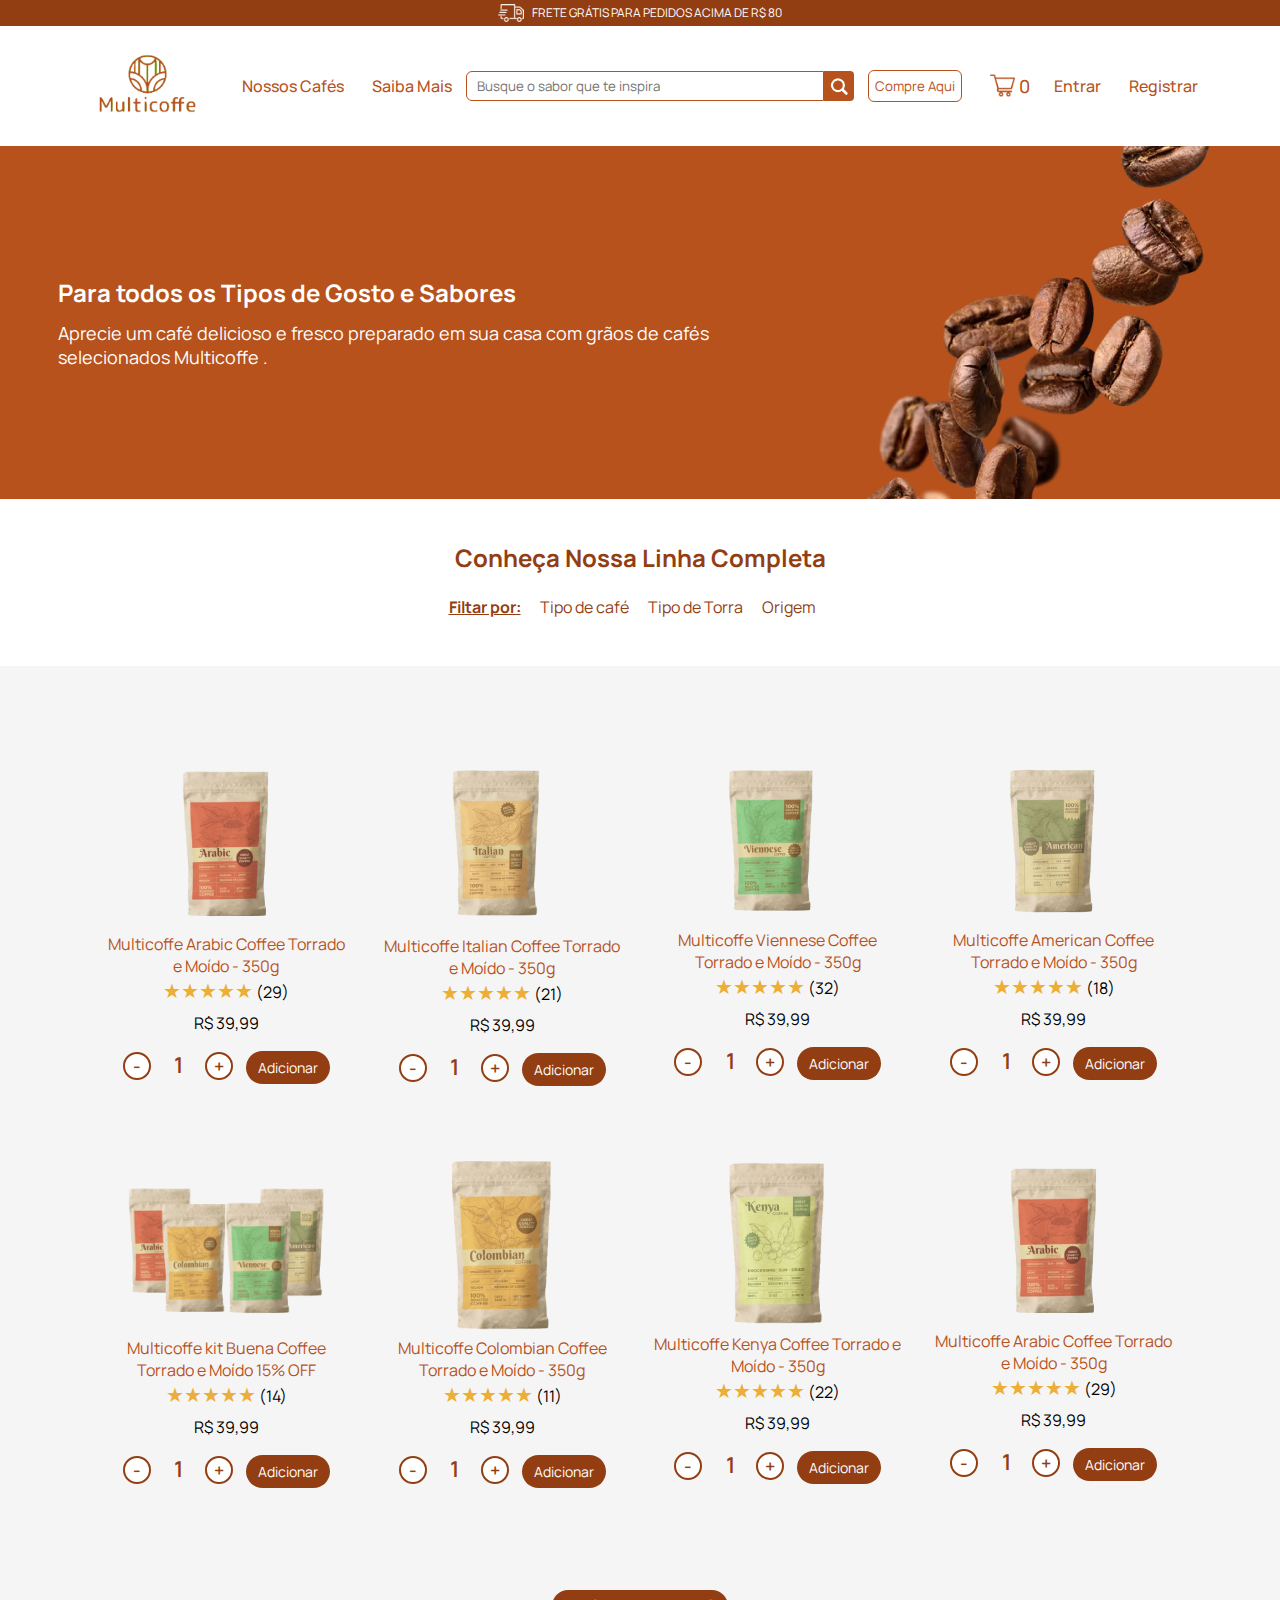
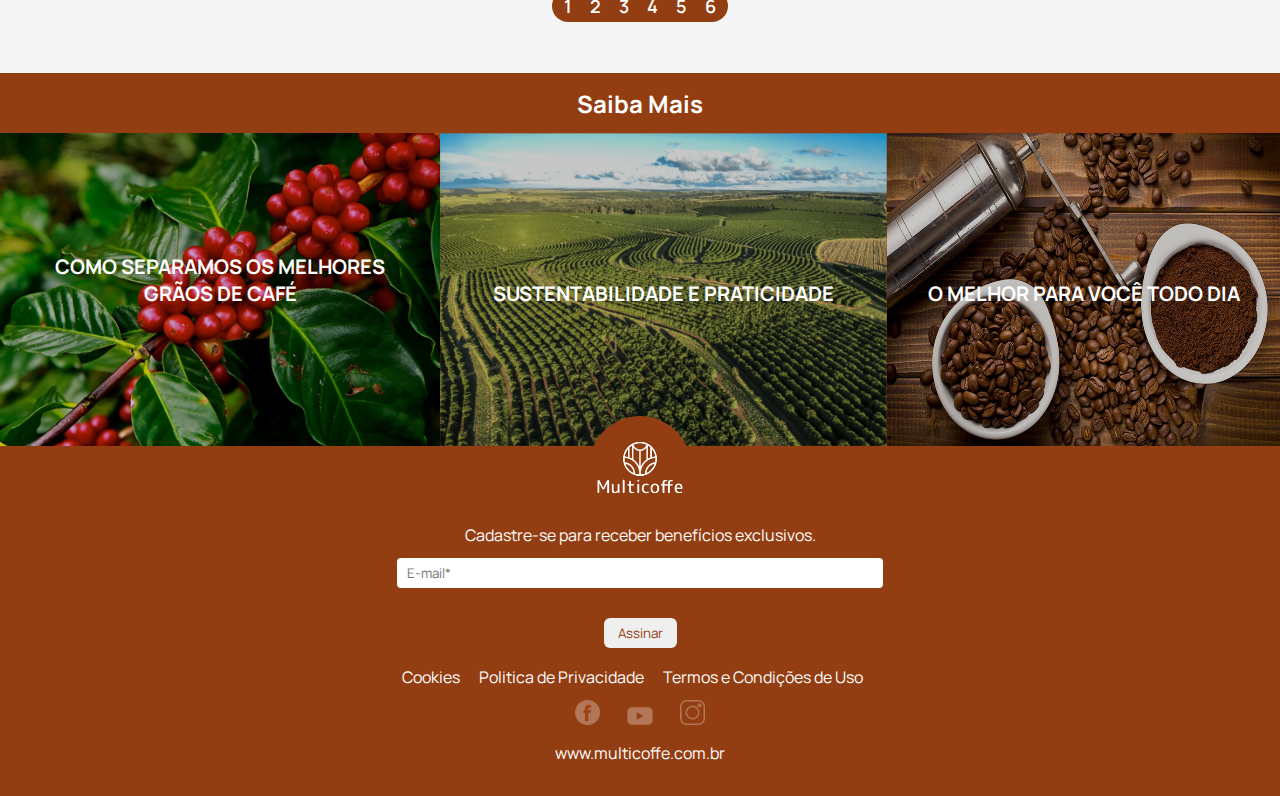
<file: index.html>
<!DOCTYPE html>
<html lang="en">
   <head>
      <meta charset="UTF-8" />
      <meta name="viewport" content="width=device-width, initial-scale=1.0" />
      <title>Document</title>
      <link rel="preconnect" href="https://fonts.googleapis.com" />
      <link rel="preconnect" href="https://fonts.gstatic.com" crossorigin />
      <link
         href="https://fonts.googleapis.com/css2?family=Manrope:wght@200..800&family=Maven+Pro:wght@400..900&family=Roboto:ital,wght@0,100;0,300;0,400;0,500;0,700;0,900;1,100;1,300;1,400;1,500;1,700;1,900&display=swap"
         rel="stylesheet"
         />
      <link rel="stylesheet" href="style.css" />
   </head>
   <body>
      <div id="item-carrinho-compra">
         <div>
            <img src="Imagens/coffee-American.png" alt="" />
         </div>
         <div>
            <span id="nome-produto-lista"></span>
            <span>preço</span>
         </div>
      </div>
      <div>
         <div id="div-cor-background">
            <form method="post">
               <div id="entrar-conta">
                  <img
                     id="fechar-form"
                     onclick="fecharForm()"
                     src="Imagens/x.png"
                     alt=""
                     />
                  <div>
                     <span id="text1-entrar">Entre com sua conta</span>
                     <input
                        class="input-form"
                        type="email"
                        name="email"
                        id="email-div-entrar"
                        placeholder="E-mail"
                        required
                        />
                     <input
                        type="password"
                        name="senha"
                        id="senha-div-entrar"
                        placeholder="Senha"
                        required
                        maxlength="12"
                        />
                     <label id="mostrar-senha">
                     <input
                        type="checkbox"
                        name="moostrar senha"
                        id="mostrar-senha-checkbox"
                        onclick="mostrarSenha()"
                        />Mostrar senha
                     </label>
                     <a href="#" id="esqueci-senha">Esqueci a senha</a>
                     <span id="registrar-conta"
                        >Não tenha uma conta? <a href="">Registre uma.</a></span
                        >
                     <button type="submit" onclick="btnEntrar(event)">Entrar</button>
                     <span id="senha-incorreta"></span>
                  </div>
               </div>
            </form>
         </div>
         <header>
            <div onmouseout="esconderLista()" class="info-frete">
               <img src="Imagens/caminhao_entrega.png" alt="caminhão de frete" />
               <p>FRETE GRÁTIS PARA PEDIDOS ACIMA DE R$ 80</p>
            </div>
            <nav class="nav-logo-pesquisa">
               <a href="#"
                  ><img
                  class="logo-nav"
                  src="Imagens/Logo-fundo-branco.png"
                  alt="logo"
                  /></a>
               <a href="#"
                  ><span
                  id="link-nossos-cafés"
                  class="links"
                  onmouseover="mostrarLista()"
                  >Nossos Cafés</span
                  ></a
                  >
               <a href="#"
                  ><span
                  id="link-saiba-mais"
                  onclick="saibaMaisScroll()"
                  class="links"
                  >Saiba Mais</span
                  ></a
                  >
               <input type="text" placeholder="Busque o sabor que te inspira" />
               <img id="lupa-nav" src="Imagens/lupa-icon.png" alt="lupa" />
               <button onclick="btnComprar()" type="button" class="btn-buy">
               Compre Aqui
               </button>
               <img
                  class="carrinho-nav"
                  src="Imagens/carrinho-de-compras.png"
                  alt="carriho de compras"
                  />
               <span id="qtd-carrinho">0</span>
               <a href="#"
                  ><span class="links" onclick="abrirForm()">Entrar</span></a
                  >
               <a href="#"><span class="links">Registrar</span></a>
            </nav>
         </header>
         <div class="nossos-cafes">
            <div class="sect-produtos">
               <div class="div-nossos-cafes" id="cafe">
                  <div>
                     <a href="#">
                     <img src="Imagens/coffee-Arabic.png" alt="café arabic" />
                     </a>
                  </div>
                  <div>
                     <a href="">
                     <span>Multicoffe Arabic Coffee Torrado e Moído - 350g</span>
                     </a>
                  </div>
               </div>
               <div class="div-nossos-cafes">
                  <div>
                     <a href="#">
                     <img src="Imagens/coffee-Italian.png" alt="café Italian" />
                     </a>
                  </div>
                  <div>
                     <a href="">
                     <span>Multicoffe Italian Coffee Torrado e Moído - 350g</span>
                     </a>
                  </div>
               </div>
               <div class="div-nossos-cafes">
                  <div>
                     <a href="#">
                     <img src="Imagens/coffee-Viennese.png" alt="café Viennese" />
                     </a>
                  </div>
                  <div>
                     <a href="">
                     <span>Multicoffe Viennese Coffee Torrado e Moído - 350g</span>
                     </a>
                  </div>
               </div>
               <div class="div-nossos-cafes">
                  <div>
                     <a href="#">
                     <img src="Imagens/coffee-American.png" alt="café American" />
                     </a>
                  </div>
                  <div>
                     <a href="">
                     <span>Multicoffe American Coffee Torrado e Moído - 350g</span>
                     </a>
                  </div>
               </div>
            </div>
         </div>
         <article>
            <section onmouseout="esconderLista()" class="sect-1-texto">
               <div class="h3-p">
                  <h3>Para todos os Tipos de Gosto e Sabores</h3>
                  <p>
                     Aprecie um café delicioso e fresco preparado em sua casa com grãos
                     de cafés selecionados Multicoffe .
                  </p>
               </div>
               <img
                  id="grãos-café"
                  src="Imagens/graos-de-cafe.png"
                  alt="grãos de café caindo"
                  />
            </section>
            <section class="sect-2-filtro">
               <h3>Conheça Nossa Linha Completa</h3>
               <div>
                  <ul>
                     <li id="Filtar-id"><strong>Filtar por:</strong></li>
                     <li>Tipo de café</li>
                     <li>Tipo de Torra</li>
                     <li>Origem</li>
                  </ul>
               </div>
            </section>
            <section class="sect-3-produtos">
               <div class="produtos">
                  <div>
                     <a href="#">
                     <img src="Imagens/coffee-Arabic.png" alt="café arabic" />
                     </a>
                  </div>
                  <div>
                     <a href="">
                     <span>Multicoffe Arabic Coffee Torrado e Moído - 350g</span>
                     </a>
                  </div>
                  <div>
                     <span class="estrelas-avaliação">★★★★★</span>
                     <a href=""> <span class="numero-avaliação">(29)</span></a>
                  </div>
                  <div>
                     <p>R$ 39,99</p>
                  </div>
                  <div>
                     <button
                        class="btn-produto-menos"
                        onclick="diminuirQuantidade(this)"
                        >
                     -
                     </button>
                     <input class="input-produto" type="number" value="1" min="1" />
                     <button
                        class="btn-produto-mais"
                        onclick="adicionarQuantidade(this)"
                        >
                     +
                     </button>
                     <button class="btn-produto-adicionar" onclick="addCarrinho(this)">
                     Adicionar
                     </button>
                  </div>
               </div>
               <div class="produtos">
                  <div>
                     <a href="#">
                     <img src="Imagens/coffee-Italian.png" alt="café Italian" />
                     </a>
                  </div>
                  <div>
                     <a href="">
                     <span>Multicoffe Italian Coffee Torrado e Moído - 350g</span>
                     </a>
                  </div>
                  <div>
                     <span class="estrelas-avaliação">★★★★★</span>
                     <a href=""> <span class="numero-avaliação">(21)</span></a>
                  </div>
                  <div>
                     <p>R$ 39,99</p>
                  </div>
                  <div>
                     <button
                        class="btn-produto-menos"
                        onclick="diminuirQuantidade(this)"
                        >
                     -
                     </button>
                     <input class="input-produto" type="number" value="1" />
                     <button
                        class="btn-produto-mais"
                        onclick="adicionarQuantidade(this)"
                        >
                     +
                     </button>
                     <button class="btn-produto-adicionar" onclick="addCarrinho(this)">
                     Adicionar
                     </button>
                  </div>
               </div>
               <div class="produtos">
                  <div>
                     <a href="#">
                     <img src="Imagens/coffee-Viennese.png" alt="café Viennese" />
                     </a>
                  </div>
                  <div>
                     <a href="">
                     <span>Multicoffe Viennese Coffee Torrado e Moído - 350g</span>
                     </a>
                  </div>
                  <div>
                     <span class="estrelas-avaliação">★★★★★</span>
                     <a href=""> <span class="numero-avaliação">(32)</span></a>
                  </div>
                  <div>
                     <p>R$ 39,99</p>
                  </div>
                  <div>
                     <button
                        class="btn-produto-menos"
                        onclick="diminuirQuantidade(this)"
                        >
                     -
                     </button>
                     <input class="input-produto" type="number" value="1" />
                     <button
                        class="btn-produto-mais"
                        onclick="adicionarQuantidade(this)"
                        >
                     +
                     </button>
                     <button class="btn-produto-adicionar" onclick="addCarrinho(this)">
                     Adicionar
                     </button>
                  </div>
               </div>
               <div class="produtos">
                  <div>
                     <a href="#">
                     <img src="Imagens/coffee-American.png" alt="café American" />
                     </a>
                  </div>
                  <div>
                     <a href="">
                     <span>Multicoffe American Coffee Torrado e Moído - 350g</span>
                     </a>
                  </div>
                  <div>
                     <span class="estrelas-avaliação">★★★★★</span>
                     <a href=""> <span class="numero-avaliação">(18)</span></a>
                  </div>
                  <div>
                     <p>R$ 39,99</p>
                  </div>
                  <div>
                     <button
                        class="btn-produto-menos"
                        onclick="diminuirQuantidade(this)"
                        >
                     -
                     </button>
                     <input class="input-produto" type="number" value="1" />
                     <button
                        class="btn-produto-mais"
                        onclick="adicionarQuantidade(this)"
                        >
                     +
                     </button>
                     <button class="btn-produto-adicionar" onclick="addCarrinho(this)">
                     Adicionar
                     </button>
                  </div>
               </div>
               <div class="produtos">
                  <div class="kit-café">
                     <a href="#">
                     <img src="Imagens/kit-cafe.png" alt="kit café" />
                     </a>
                  </div>
                  <div>
                     <a href="">
                     <span>Multicoffe kit Buena Coffee Torrado e Moído 15% OFF</span>
                     </a>
                  </div>
                  <div>
                     <span class="estrelas-avaliação">★★★★★</span>
                     <a href=""> <span class="numero-avaliação">(14)</span></a>
                  </div>
                  <div>
                     <p>R$ 39,99</p>
                  </div>
                  <div>
                     <button
                        class="btn-produto-menos"
                        onclick="diminuirQuantidade(this)"
                        >
                     -
                     </button>
                     <input class="input-produto" type="number" value="1" />
                     <button
                        class="btn-produto-mais"
                        onclick="adicionarQuantidade(this)"
                        >
                     +
                     </button>
                     <button class="btn-produto-adicionar" onclick="addCarrinho(this)">
                     Adicionar
                     </button>
                  </div>
               </div>
               <div class="produtos">
                  <div>
                     <a href="#">
                     <img src="Imagens/coffee_colombian.png" alt="café Colombian" id="img-cafe-colombia"/>
                     </a>
                  </div>
                  <div>
                     <a href="">
                     <span>Multicoffe Colombian Coffee Torrado e Moído - 350g</span>
                     </a>
                  </div>
                  <div>
                     <span class="estrelas-avaliação">★★★★★</span>
                     <a href=""> <span class="numero-avaliação">(11)</span></a>
                  </div>
                  <div>
                     <p>R$ 39,99</p>
                  </div>
                  <div>
                     <button
                        class="btn-produto-menos"
                        onclick="diminuirQuantidade(this)"
                        >
                     -
                     </button>
                     <input class="input-produto" type="number" value="1" />
                     <button
                        class="btn-produto-mais"
                        onclick="adicionarQuantidade(this)"
                        >
                     +
                     </button>
                     <button class="btn-produto-adicionar" onclick="addCarrinho(this)">
                     Adicionar
                     </button>
                  </div>
               </div>
               <div class="produtos">
                  <div>
                     <a href="#">
                     <img src="Imagens/coffee-Kenya.png" alt="café Kenya" />
                     </a>
                  </div>
                  <div>
                     <a href="">
                     <span>Multicoffe Kenya Coffee Torrado e Moído - 350g</span>
                     </a>
                  </div>
                  <div>
                     <span class="estrelas-avaliação">★★★★★</span>
                     <a href=""> <span class="numero-avaliação">(22)</span></a>
                  </div>
                  <div>
                     <p>R$ 39,99</p>
                  </div>
                  <div>
                     <button
                        class="btn-produto-menos"
                        onclick="diminuirQuantidade(this)"
                        >
                     -
                     </button>
                     <input class="input-produto" type="number" value="1" />
                     <button
                        class="btn-produto-mais"
                        onclick="adicionarQuantidade(this)"
                        >
                     +
                     </button>
                     <button class="btn-produto-adicionar" onclick="addCarrinho(this)">
                     Adicionar
                     </button>
                  </div>
               </div>
               <div class="produtos">
                  <div>
                     <a href="#">
                     <img src="Imagens/coffee-Arabic.png" alt="café arabico" />
                     </a>
                  </div>
                  <div>
                     <a href="">
                     <span>Multicoffe Arabic Coffee Torrado e Moído - 350g</span>
                     </a>
                  </div>
                  <div>
                     <span class="estrelas-avaliação">★★★★★</span>
                     <a href=""> <span class="numero-avaliação">(29)</span></a>
                  </div>
                  <div>
                     <p>R$ 39,99</p>
                  </div>
                  <div>
                     <button
                        class="btn-produto-menos"
                        onclick="diminuirQuantidade(this)"
                        >
                     -
                     </button>
                     <input class="input-produto" type="number" value="1" />
                     <button
                        class="btn-produto-mais"
                        onclick="adicionarQuantidade(this)"
                        >
                     +
                     </button>
                     <button class="btn-produto-adicionar" onclick="addCarrinho(this)">
                     Adicionar
                     </button>
                  </div>
               </div>
            </section>
            <section class="sect-numeros-paginas">
               <div class="numero-paginas">
                  <button class="btn">1</button>
                  <button class="btn">2</button>
                  <button class="btn">3</button>
                  <button class="btn">4</button>
                  <button class="btn">5</button>
                  <button class="btn">6</button>
               </div>
            </section>
            <div class="texto-h2">
               <h2>Saiba Mais</h2>
            </div>
            <section>
               <div class="img-texto">
                  <div class="texto-sobre-img">
                     <a href="#" class="img-section">
                     <img src="Imagens/pe-de-cafe.jpg" alt="pé de café" />
                     </a>
                     <span class="texto-com-img"
                        >COMO SEPARAMOS OS MELHORES GRÃOS DE CAFÉ</span
                        >
                  </div>
                  <div class="texto-sobre-img">
                     <a href="#" class="img-section">
                     <img src="Imagens/plantacao-cafe.png" alt="pé de café" />
                     </a>
                     <span class="texto-com-img">SUSTENTABILIDADE E PRATICIDADE</span>
                  </div>
                  <div class="texto-sobre-img">
                     <a href="#" class="img-section">
                     <img src="Imagens/graos-cafe-torrado.jpg" alt="pé de café" />
                     </a>
                     <span class="texto-com-img">O MELHOR PARA VOCÊ TODO DIA</span>
                  </div>
               </div>
               <div class="logo-footer">
                  <img
                     class="logo-footer-1"
                     src="Imagens/logo-branco.png"
                     alt="logo"
                     />
               </div>
            </section>
         </article>
         <footer>
            <div class="contrato-footer">
               <div>
                  <span>Cadastre-se para receber benefícios exclusivos.</span>
               </div>
               <form id="form-assinatura">
                  <input
                     type="email"
                     id="email-input"
                     placeholder="E-mail*"
                     required
                     />
                     <div> <p id="paragrafo-footer-email"></p></div>
                  <div>
                     <button type="submit" id="btn-email-submit" onclick="btnEmail()">Assinar</button>
                  </div>
               </form>
               <p id="mensagem-confirmacao"></p>
               <div>
                  <ul id="ul-footer">
                     <a href="#">
                        <li>Cookies</li>
                     </a>
                     <a href="#">
                        <li>Politica de Privacidade</li>
                     </a>
                     <a href="#">
                        <li>Termos e Condições de Uso</li>
                     </a>
                  </ul>
               </div>
               <div>
                  <a href="#">
                  <img
                     id="icon-facebook"
                     src="Imagens/facebook-icon.png"
                     alt="icone do Facebook"
                     />
                  </a>
                  <a href="#">
                  <img
                     id="icon-youtube"
                     src="Imagens/youtube-icon.png"
                     alt="icone do youtube"
                     />
                  </a>
                  <a href="#">
                  <img
                     id="icon-instagram"
                     src="Imagens/instagram-icon.png"
                     alt="icone do instagram"
                     />
                  </a>
               </div>
               <div id="link-site">
                  <a href="#">www.multicoffe.com.br</a>
               </div>
            </div>
         </footer>
      </div>
      <script src="index.js"></script>
   </body>
</html>
</file>
<file: style.css>
* {
	margin: 0;
	padding: 0;
	box-sizing: border-box;
	font-family: "Manrope"
}

body {
	background-color: #fff;
	text-align: center
}

img {
	max-width: 100%;
	height: auto
}

ul li {
	display: inline-block;
	margin: 0 16px 0 0;
	list-style: none
}

h3 {
	font-size: 24px
}

a:visited {
	color: #b7521c
}

a {
	text-decoration: none;
	color: #b7521c
}

.info-frete img {
	max-width: 2%;
	height: auto
}

.info-frete {
	display: flex;
	align-items: center;
	justify-content: center;
	font-size: 12px;
	gap: 8px;
	background-color: #923e12;
	color: #fff;
	height: auto;
	width: 100%
}

.logo-nav {
	width: 100%;
	max-width: 72%;
	height: auto
}

#lupa-nav {
	width: 30px;
	background-color: #b7521c;
	padding: 4px;
	padding-top: 5px;
	padding-bottom: 5px;
	border-radius: 0 4px 4px 0
}

.carrinho-nav {
	width: 100%;
	max-width: 2%;
	height: auto
}

header nav {
	display: inline-flex;
	align-items: center;
	justify-content: center;
	height: auto
}

nav input {
	width: 100%;
	max-width: 28%;
	height: 30px;
	border: #b7521c solid 1px;
	border-radius: 6px 0 0 6px;
	padding-left: 10px
}

nav.logo-nav,
.links,
.btn-buy,
.carrinho-nav {
	margin: 14px
}

.btn-buy {
	margin-left: 14px;
	border: #b7521c solid 1px;
	padding: 6px;
	color: #b7521c;
	border-radius: 6px;
	background-color: #fff;
	cursor: pointer
}

.btn-buy:hover {
	background-color: #b7521c;
	color: #fff
}

nav {
	font-weight: 500
}

.sect-1-texto {
	color: #fff;
	height: auto;
	display: flex;
	justify-content: center;
	background-color: #b7521c;
	align-items: center;
	text-align: left;
	font-size: 18px;
	padding: 0 58px
}

.sect-1-texto p {
	padding-top: 12px
}

.sect-2-filtro {
	display: grid;
	height: auto;
	margin-top: 42px;
	color: #923e12;
	margin-bottom: 48px
}

.sect-2-filtro h3 {
	margin-bottom: 22px
}

#Filtar-id {
	text-decoration: underline
}

.sect-3-produtos {
	background-color: #f5f5f5;
	display: grid;
	grid-template-columns: repeat(4, 1fr);
	gap: 28px;
	padding: 8%;
	padding-top: 4%
}

.sect-3-produtos p {
	padding-top: 8px;
	padding-bottom: 16px
}

.kit-café {
	margin-top: 10px
}

.sect-3-produtos img {
	max-width: 42%;
	height: 100%;
	margin-top: 42px;
	transition: transform .3s
}

.sect-3-produtos img:hover {
	transform: scale(0.88)
}

.kit-café img {
	max-width: 80%;
	min-width: 60%
}

.estrelas-avaliação {
	color: #ecae39;
	font-size: 20px
}

.numero-avaliação {
	color: #000
}

.input-produto {
	width: 48px;
	background-color: #f5f5f5;
	border: 0;
	color: #923e12;
	font-size: 22px;
	font-weight: 600;
	padding-left: 10px;
	padding-right: 8px;
	text-align: center
}

.btn-produto-adicionar {
	border-radius: 100px;
	background-color: #923e12;
	font-size: 14px;
	padding: 7px 12px;
	color: #fff;
	border: 0;
	margin-left: 10px
}

.btn-produto-adicionar:hover {
	background-color: #6f2700;
	color: #fff
}

input[type="number"]::-webkit-outer-spin-button,
input[type="number"]::-webkit-inner-spin-button {
	-webkit-appearance: none
}

.btn-produto-menos,
.btn-produto-mais {
	border-radius: 100px;
	background-color: #fff;
	border: 2px solid #923e12;
	font-size: 18px;
	font-weight: 600;
	min-width: 28px;
	color: #923e12
}

.btn-produto-menos:hover,
.btn-produto-mais:hover {
	background-color: #923e12;
	color: #fff
}

.sect-numeros-paginas {
	background-color: #f5f5f5;
	height: auto
}

.numero-paginas {
	background-color: #923e12;
	width: 176px;
	height: auto;
	display: flex;
	justify-content: center;
	align-items: center;
	border-radius: 50px;
	gap: 6px;
	padding-top: 4px;
	padding-bottom: 4px
}

.btn {
	border: 0;
	color: #fff;
	background-color: #923e12;
	font-weight: 600;
	font-size: 18px;
	border-radius: 50%;
	padding-left: 6px;
	padding-right: 6px
}

.btn:hover {
	background-color: #fff;
	color: #923e12;
	width: 24px
}

.sect-numeros-paginas {
	display: flex;
	justify-content: center;
	align-items: center;
	padding-bottom: 4%
}

h2 {
	background-color: #923e12;
	height: 60px;
	color: #fff;
	align-items: center;
	display: flex;
	justify-content: center
}

.img-texto {
	display: flex;
	background-color: #923e12
}

.texto-sobre-img {
	position: relative;
	display: inline-block
}

.img-section img {
	display: block;
	width: 100%;
	height: 90%;
	transition: transform .3s;
	filter: brightness(0.78)
}

.img-section img:hover {
	transform: scale(0.92)
}

.texto-com-img {
	position: absolute;
	bottom: 50%;
	left: 50%;
	transform: translateX(-50%);
	color: white;
	font-size: 20px;
	font-weight: bold;
	text-align: center;
	width: 80%
}

.logo-footer-1 {
	margin-top: -5%;
	position: relative;
	height: auto;
	width: 8%;
	border-radius: 50%
}

.logo-footer {
	background-color: #923e12
}

footer {
	background-color: #923e12;
	padding-bottom: 32px
}

.contrato-footer {
	color: #fff
}

#icon-facebook,
#icon-instagram,
#icon-youtube {
	height: auto;
	width: 2%;
	margin: 12px
}

footer input {
	width: 38%;
	height: 30px;
	padding-left: 10px;
	margin-bottom: 18px;
	margin-top: 12px;
	border-radius: 4px;
	border: 0
}

footer button {
	margin-bottom: 18px;
	border: 0;
	padding: 6px 14px;
	border-radius: 6px;
	color: #923e12
}

#entrar-conta {
	position: fixed;
	z-index: 1000;
	background-color: #f5f5f5;
	min-height: 52%;
	min-width: 30%;
	top: 52%;
	left: 50%;
	transform: translate(-50%, -50%);
	border-radius: 2%;
	border: #ebebeb solid 1px;
	display: none
}

#entrar-conta div {
	display: flex;
	flex-direction: column;
	padding: 10% 12%
}

#text1-entrar {
	font-size: 22px;
	font-weight: 700;
	margin-bottom: 28px;
	color: #923e12
}

#entrar-conta input {
	height: 32px;
	padding-left: 10px;
	font-size: 16px;
	font-weight: 500
}

#esqueci-senha {
	margin-bottom: 18px
}

.input-form {
	margin-bottom: 22px
}

#entrar-conta button {
	background-color: #923e12;
	width: 42%;
	padding: 8px;
	border: 0;
	color: #fff;
	border-radius: 28px;
	margin: 0 auto;
	display: block;
	font-weight: 600;
	font-size: 14px
}

#entrar-conta button:hover {
	background-color: #6f2700;
	cursor: pointer
}

#div-cor-background {
	position: fixed;
	height: 100%;
	width: 100%;
	z-index: 1000;
	background-color: rgba(0, 0, 0, 0.6);
	display: none
}

#entrar-conta img {
	height: 18px;
	margin: 4% 12% 0;
	margin-left: 92%;
	cursor: pointer
}

#mostrar-senha-checkbox {
	width: 16px;
	align-items: center;
	display: flex
}

#mostrar-senha {
	display: flex;
	align-items: center;
	gap: 8px;
	margin-bottom: 18px;
	margin-top: 10px
}

#registrar-conta {
	margin-bottom: 22px
}

#senha-incorreta {
	color: red;
	font-size: 12px;
	margin-top: 14px
}

.nossos-cafes {
	width: 100%;
	height: 100%;
	background-color: #fff
}

.div-nossos-cafes img {
	max-width: 34%;
	height: auto
}

.div-nossos-cafes {
	font-size: 12px;
	padding: 12px
}

.div-nossos-cafes:hover {
	background-color: #f5f5f5;
	border-radius: 6px
}

.sect-produtos {
	display: grid;
	grid-template-columns: repeat(4, 1fr);
	gap: 25px;
	margin: 0 20% 0 20%;
	padding: 1%;
	display: none
}

#item-carrinho-compra {
	padding-top: 18px;
	left: 74%;
	position: fixed;
	z-index: 1000;
	height: 100%;
	width: 26%;
	background-color: #ff7171;
	display: none
}

#item-carrinho-compra img {
	position: absolute;
	right: 80%;
	width: 16%
}

#qtd-carrinho {
	display: flex;
	color: #b7521c;
	align-items: center;
	position: relative;
	right: 10px;
	font-size: 18px
}

#ul-footer a,
#link-site a {
	color: #fff
}

#paragrafo-footer-email{
	color: #ff4141;
	font-size: 14px;
	padding-bottom: 12px;
}

@media(max-width:1090px) {

	.sect-3-produtos,
	.sect-produtos {
		grid-template-columns: repeat(3, 1fr)
	}

	.btn-buy {
		display: none
	}
}

@media(max-width:975px) {
	.img-texto {
		display: flex;
		flex-direction: column;
		height: auto
	}

	#grãos-café {
		display: none
	}

	.sect-1-texto h3 {
		display: flex;
		justify-content: center;
		align-items: center;
		margin: 10% 0 0 0;
		font-size: 18px
	}

	.sect-1-texto p {
		display: flex;
		justify-content: center;
		align-items: center;
		margin: 0 0 10% 0;
		font-size: 12px
	}

	#link-nossos-cafés,
	#link-saiba-mais,
	nav input,
	#lupa-nav,
	.carrinho-nav,
	.links,
	#qtd-carrinho {
		display: none
	}

	footer input {
		width: 80%
	}

	#icon-facebook,
	#icon-instagram,
	#icon-youtube {
		width: 4%
	}

	.info-frete img {
		width: 100%
	}
}

@media(max-width:860px) {

	.sect-3-produtos,
	.sect-produtos {
		grid-template-columns: repeat(2, 1fr)
	}
}

@media(max-width:520px) {

	.sect-3-produtos,
	.sect-produtos {
		grid-template-columns: repeat(1, 1fr)
	}

	.sect-3-produtos img {
		max-width: 26%
	}

	footer input {
		max-width: 90%
	}

	span {
		font-size: 12px
	}

	ul li {
		font-size: 12px
	}
}

@media(max-width:460px) {
	.produtos {
		padding: 34px
	}
}
</file>
